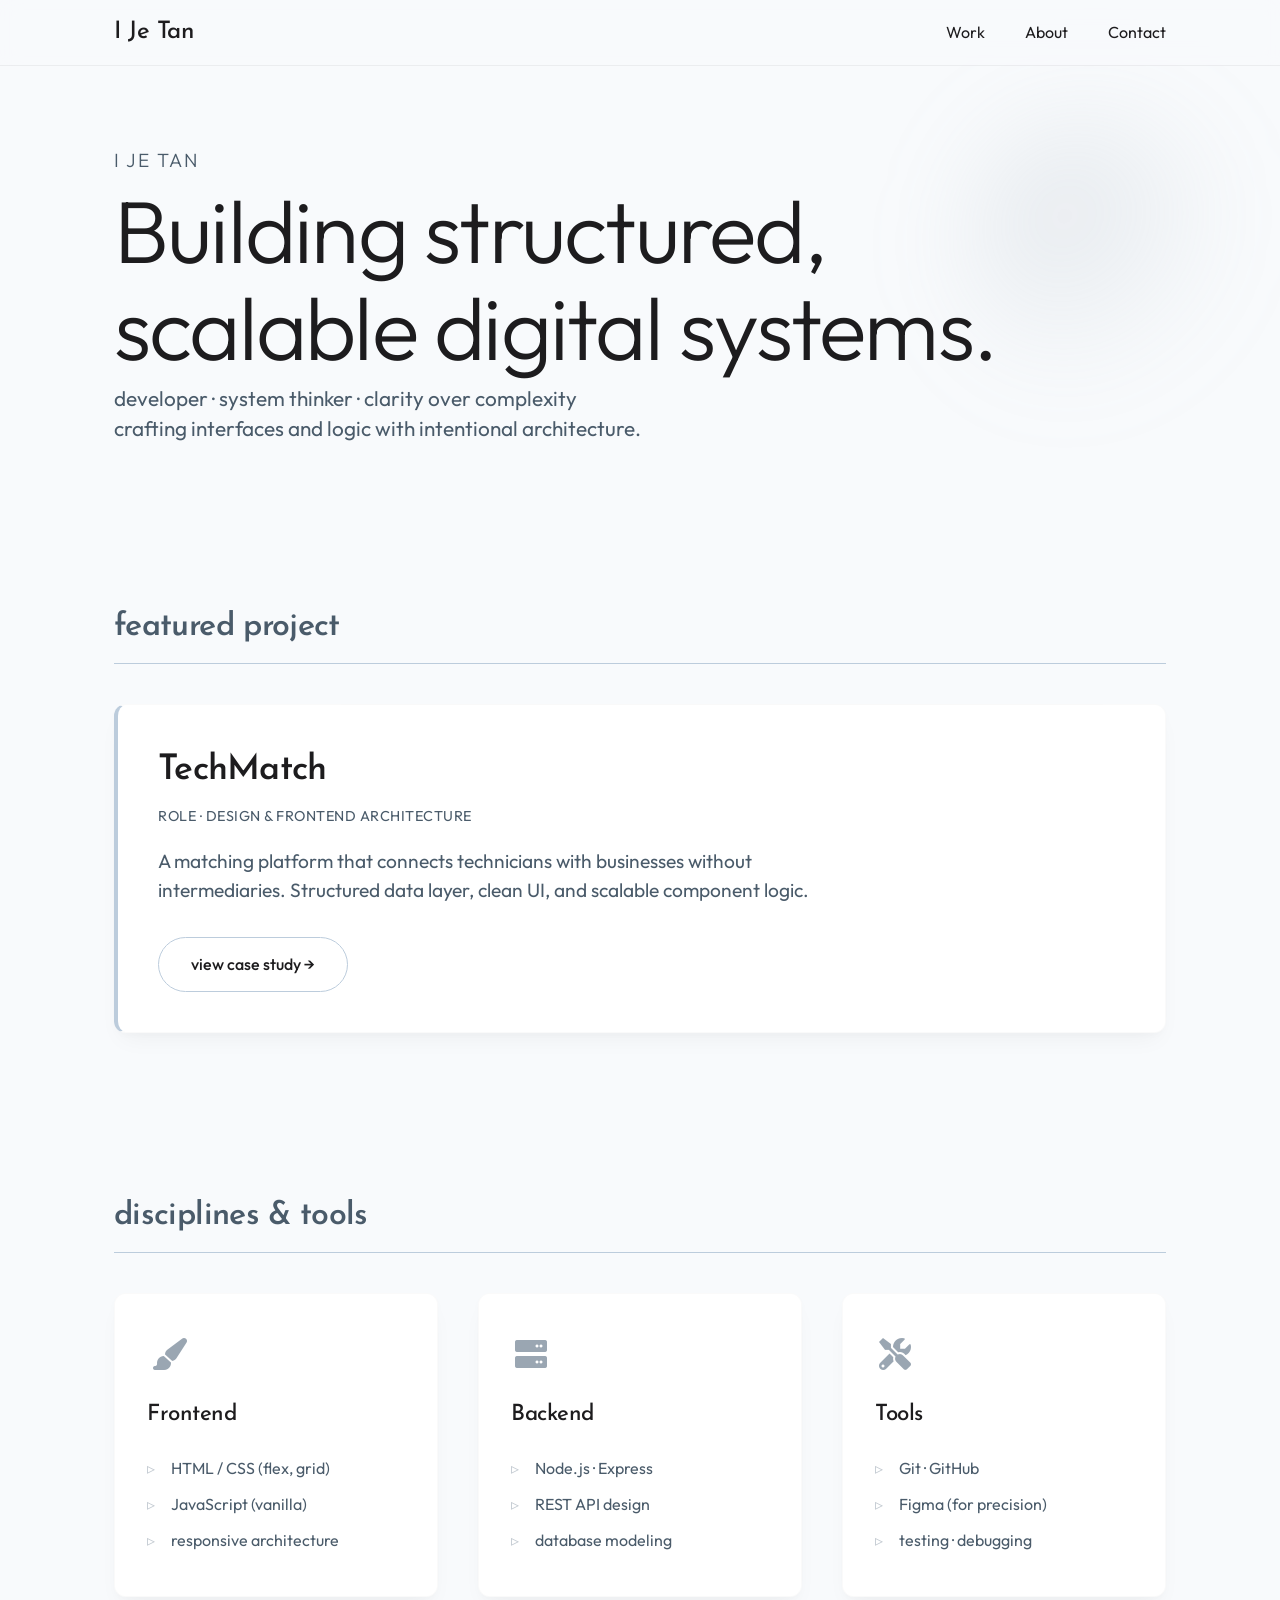
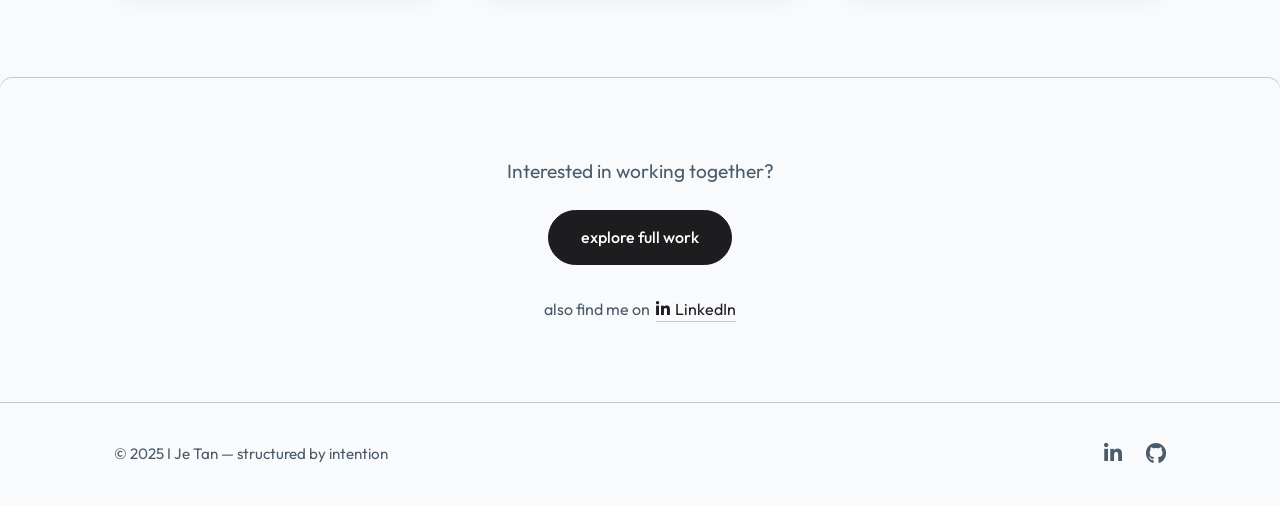
<file: index.html>
<!DOCTYPE html>
<html lang="en">
<head>
  <meta charset="UTF-8">
  <meta name="viewport" content="width=device-width, initial-scale=1.0">
  <title>I Je Tan · structured systems</title>
  <!-- style.css contains all base, layout, interactive enhancements, and responsive rules -->
  <link rel="stylesheet" href="css/style.css">
  <!-- Font Awesome for icons – clean and minimal -->
  <link rel="stylesheet" href="https://cdnjs.cloudflare.com/ajax/libs/font-awesome/6.0.0-beta3/css/all.min.css">
  <!-- small additions for hero eyebrow and featured card accent -->
  <style>
    .hero-eyebrow {
      font-size: 1.2rem;
      text-transform: uppercase;
      letter-spacing: 2px;
      color: var(--text-muted);
      margin-bottom: 0.5rem;
      font-weight: 300;
    }
    .featured-project-card {
      border-left: 4px solid var(--border-light);
    }
    .cta-intro {
      font-size: 1.2rem;
      color: var(--text-muted);
      margin-bottom: 1.5rem;
    }
  </style>
</head>
<body>
  <!-- fixed minimal navbar (will change on scroll) -->
  <header class="site-header" id="siteHeader">
    <div class="container nav-container">
      <div class="logo">
        <a href="index.html">I Je Tan</a>
      </div>
      <button class="mobile-nav-toggle" aria-label="menu" aria-expanded="false">
        <span></span><span></span><span></span>
      </button>
      <nav class="primary-nav">
        <ul>
          <li><a href="pages/projects.html">Work</a></li>
          <li><a href="pages/about.html">About</a></li>
          <li><a href="pages/contact.html">Contact</a></li>
        </ul>
      </nav>
    </div>
  </header>

  <main>
    <!-- HERO with subtle floating shape – staggered fade‑in -->
    <section class="hero section-padding">
      <div class="container hero-container">
        <div class="hero-text">
          <p class="hero-eyebrow fade-in">I Je Tan</p>
          <h1 class="hero-title fade-in delay-1">Building structured,<br>scalable digital systems.</h1>
          <p class="hero-statement fade-in delay-2">developer · system thinker · clarity over complexity<br>crafting interfaces and logic with intentional architecture.</p>
        </div>
        <!-- decorative shape (barely visible, adds depth) -->
        <div class="hero-shape" aria-hidden="true"></div>
      </div>
    </section>

    <!-- FEATURED PROJECT (with left accent border) -->
    <section class="featured-project section-padding fade-in">
      <div class="container">
        <h2 class="section-title">featured project</h2>
        <div class="project-card interactive-card featured-project-card">
          <h3 class="project-name">TechMatch</h3>
          <p class="project-role">role · design & frontend architecture</p>
          <p class="project-description">A matching platform that connects technicians with businesses without intermediaries. Structured data layer, clean UI, and scalable component logic.</p>
          <a href="pages/projects.html" class="button subtle-button arrow-button">view case study <span class="arrow-icon">→</span></a>
          <span class="card-underline"></span>
        </div>
      </div>
    </section>

    <!-- SKILLS OVERVIEW with hover-lift cards & icons -->
    <section class="skills section-padding fade-in">
      <div class="container">
        <h2 class="section-title">disciplines & tools</h2>
        <div class="skills-grid">
          <div class="skill-category interactive-card">
            <div class="skill-icon"><i class="fas fa-paint-brush"></i></div>
            <h3>frontend</h3>
            <ul>
              <li>HTML / CSS (flex, grid)</li>
              <li>JavaScript (vanilla)</li>
              <li>responsive architecture</li>
            </ul>
          </div>
          <div class="skill-category interactive-card">
            <div class="skill-icon"><i class="fas fa-server"></i></div>
            <h3>backend</h3>
            <ul>
              <li>Node.js · Express</li>
              <li>REST API design</li>
              <li>database modeling</li>
            </ul>
          </div>
          <div class="skill-category interactive-card">
            <div class="skill-icon"><i class="fas fa-tools"></i></div>
            <h3>tools</h3>
            <ul>
              <li>Git · GitHub</li>
              <li>Figma (for precision)</li>
              <li>testing · debugging</li>
            </ul>
          </div>
        </div>
      </div>
    </section>

    <!-- CTA with context line, pulse effect & inline social link -->
    <section class="cta-section section-padding fade-in">
      <div class="container">
        <p class="cta-intro">Interested in working together?</p>
        <a href="pages/projects.html" class="button primary-button pulse-glow">explore full work</a>
        <p class="footer-contact-note">also find me on 
          <a href="https://www.linkedin.com/in/i-je-tan-664013350/" target="_blank" rel="noopener noreferrer" class="inline-social">
            <i class="fab fa-linkedin-in"></i> LinkedIn
          </a>
        </p>
      </div>
    </section>
  </main>

  <!-- footer with social icons -->
  <footer class="site-footer">
    <div class="container footer-content">
      <p>© 2025 I Je Tan — structured by intention</p>
      <p class="footer-links">
        <a href="https://www.linkedin.com/in/i-je-tan-664013350/" target="_blank" rel="noopener noreferrer" class="social-link" aria-label="LinkedIn">
          <i class="fab fa-linkedin-in"></i>
        </a>
        <a href="https://github.com/UndoneLaundry" target="_blank" rel="noopener noreferrer" class="social-link" aria-label="GitHub">
          <i class="fab fa-github"></i>
        </a>
      </p>
    </div>
  </footer>

  <!-- main.js: mobile nav toggle, scroll animations, header scroll effect -->
  <script src="js/main.js"></script>
</body>
</html>
</file>
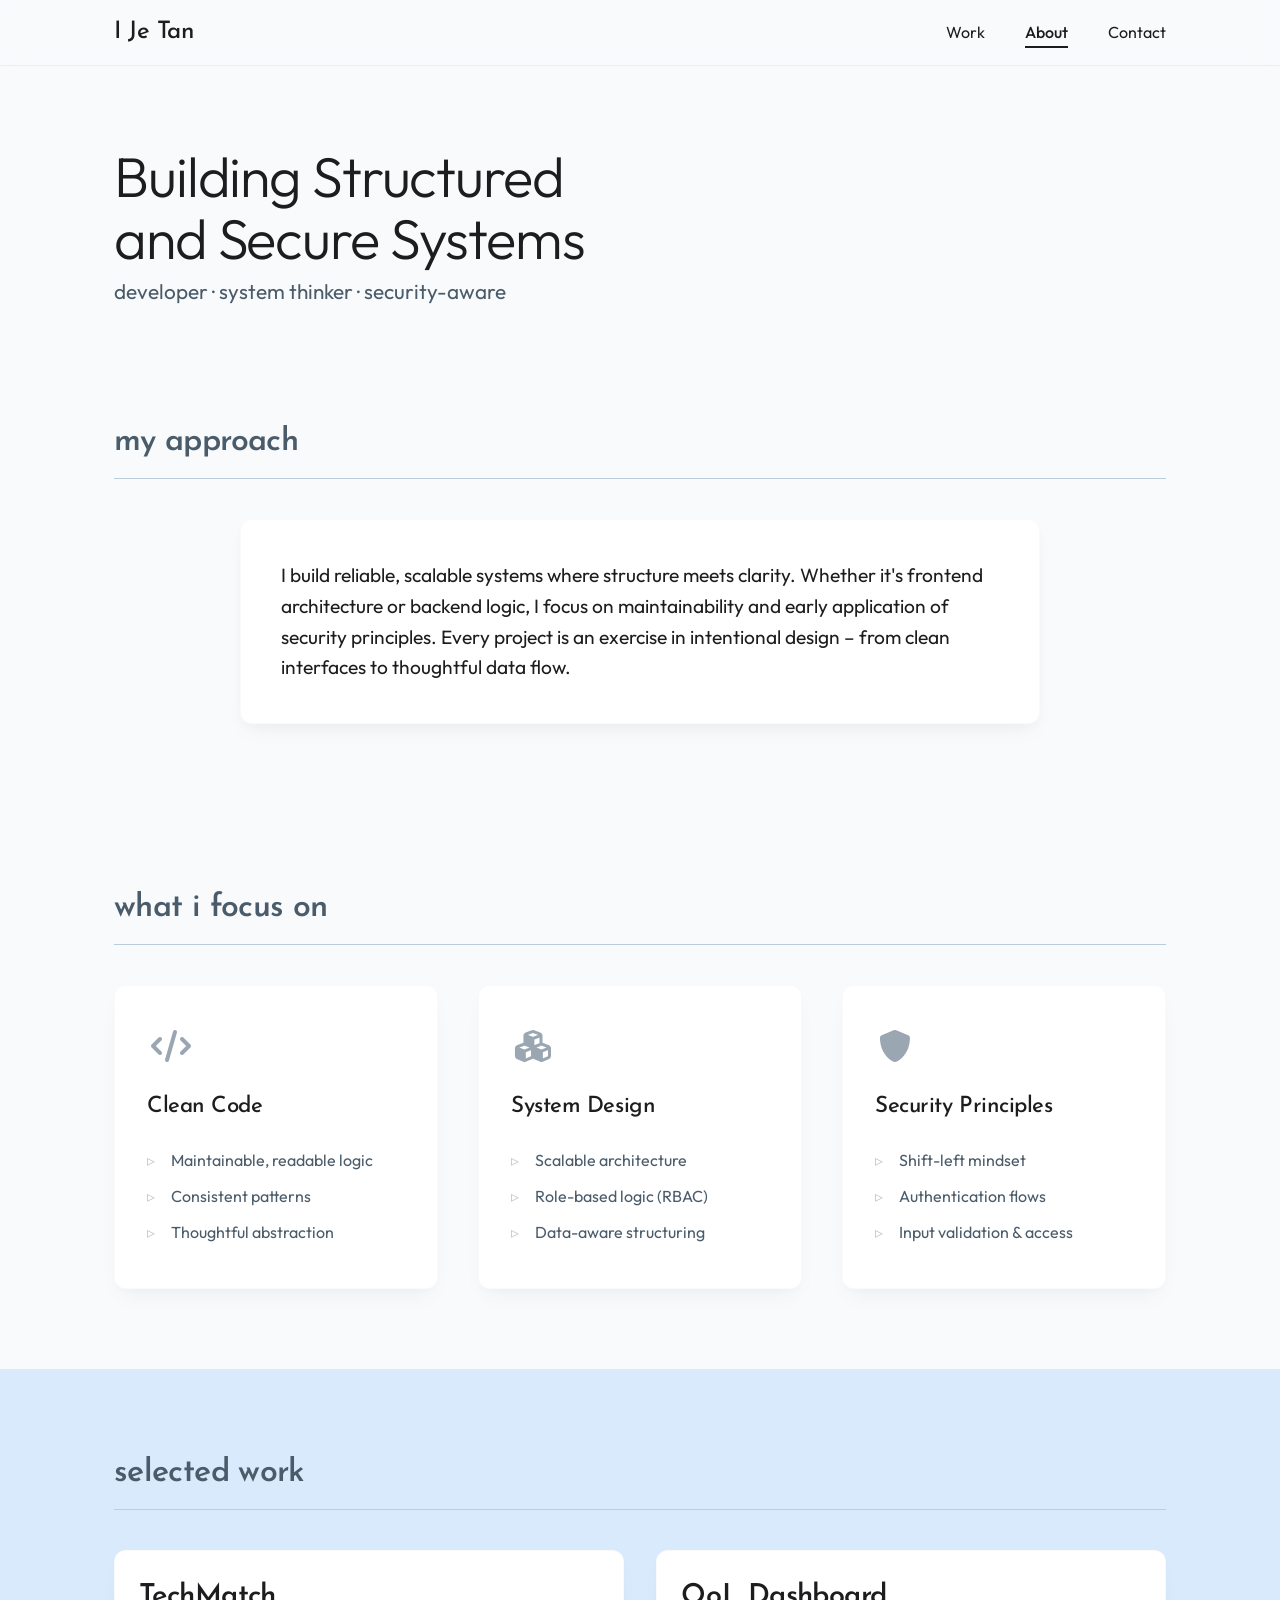
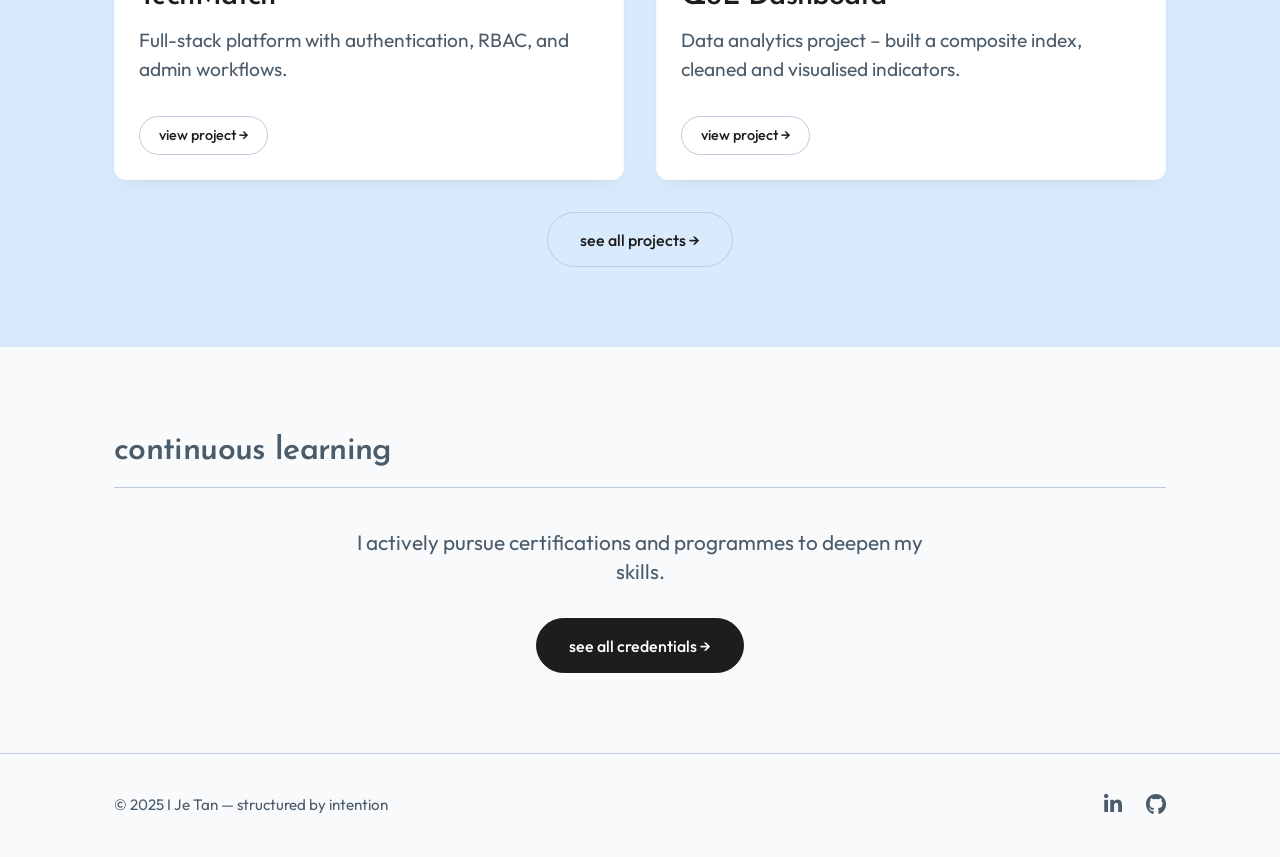
<file: pages/about.html>
<!DOCTYPE html>
<html lang="en">
<head>
  <meta charset="UTF-8">
  <meta name="viewport" content="width=device-width, initial-scale=1.0">
  <title>I Je Tan · about</title>
  <link rel="stylesheet" href="../css/style.css">
  <link rel="stylesheet" href="https://cdnjs.cloudflare.com/ajax/libs/font-awesome/6.0.0-beta3/css/all.min.css">

  <style>
    .page-hero-title {
      font-size: 3.5rem;
    }
    .hero-page {
      padding-bottom: 2rem;
    }
    .bg-soft {
      background: var(--soft-gray);
    }
    .card-centered {
      max-width: 800px;
      margin: 0 auto;
    }
    .approach-text {
      font-size: 1.2rem;
      color: var(--text);
      line-height: 1.6;
    }
    .project-name-sm {
      font-size: 1.8rem;
    }
    .project-links {
      margin-top: 1rem;
    }
    .learning-intro {
      text-align: center;
      max-width: 600px;
      margin: 0 auto 2rem;
    }
    /* Ensure project-links exists (will move to style.css later) */
    .project-links .button {
      padding: 0.5rem 1.2rem;
      font-size: 0.9rem;
    }
  </style>
</head>
<body>
  <header class="site-header" id="siteHeader">
    <div class="container nav-container">
      <div class="logo">
        <a href="../index.html">I Je Tan</a>
      </div>
      <button class="mobile-nav-toggle" aria-label="menu" aria-expanded="false">
        <span></span><span></span><span></span>
      </button>
            <nav class="primary-nav">
        <ul>
          <li><a href="projects.html">Work</a></li>
          <li><a href="about.html" class="active">About</a></li>
          <li><a href="contact.html">Contact</a></li>
        </ul>
      </nav>
    </div>
  </header>

  <main>
    <section class="hero section-padding hero-page">
      <div class="container">
        <h1 class="hero-title page-hero-title">Building Structured<br>and Secure Systems</h1>
        <p class="hero-statement">developer · system thinker · security-aware</p>
      </div>
    </section>

    <!-- Approach -->
    <section class="section-padding fade-in">
      <div class="container">
        <h2 class="section-title">my approach</h2>
        <div class="project-card card-centered">
          <p class="approach-text">
            I build reliable, scalable systems where structure meets clarity. 
            Whether it's frontend architecture or backend logic, I focus on 
            maintainability and early application of security principles. 
            Every project is an exercise in intentional design – from clean 
            interfaces to thoughtful data flow.
          </p>
        </div>
      </div>
    </section>

    <!-- What I Focus On (with staggered animation) -->
    <section class="section-padding">
      <div class="container">
        <h2 class="section-title">what i focus on</h2>
        <div class="skills-grid" style="grid-template-columns: repeat(auto-fit, minmax(240px, 1fr));">
          <div class="skill-category interactive-card fade-in delay-1">
            <div class="skill-icon"><i class="fas fa-code"></i></div>
            <h3>clean code</h3>
            <ul>
              <li>Maintainable, readable logic</li>
              <li>Consistent patterns</li>
              <li>Thoughtful abstraction</li>
            </ul>
          </div>
          <div class="skill-category interactive-card fade-in delay-2">
            <div class="skill-icon"><i class="fas fa-cubes"></i></div>
            <h3>system design</h3>
            <ul>
              <li>Scalable architecture</li>
              <li>Role-based logic (RBAC)</li>
              <li>Data-aware structuring</li>
            </ul>
          </div>
          <div class="skill-category interactive-card fade-in delay-3">
            <div class="skill-icon"><i class="fas fa-shield-alt"></i></div>
            <h3>security principles</h3>
            <ul>
              <li>Shift-left mindset</li>
              <li>Authentication flows</li>
              <li>Input validation & access</li>
            </ul>
          </div>
        </div>
      </div>
    </section>

    <!-- Selected Work (with links and proper grid) -->
    <section class="section-padding fade-in bg-soft">
      <div class="container">
        <h2 class="section-title">selected work</h2>
        <div class="projects-grid">
          <div class="project-card interactive-card">
            <h3 class="project-name project-name-sm">TechMatch</h3>
            <p class="project-description">
              Full-stack platform with authentication, RBAC, and admin workflows.
            </p>
            <div class="project-links">
              <a href="projects.html#techmatch" class="button subtle-button">view project →</a>
            </div>
          </div>
          <div class="project-card interactive-card">
            <h3 class="project-name project-name-sm">QoL Dashboard</h3>
            <p class="project-description">
              Data analytics project – built a composite index, cleaned and visualised indicators.
            </p>
            <div class="project-links">
              <a href="projects.html#qol" class="button subtle-button">view project →</a>
            </div>
          </div>
        </div>
        <div style="text-align: center; margin-top: 2rem;">
          <a href="projects.html" class="button subtle-button">see all projects →</a>
        </div>
      </div>
    </section>

    <!-- Continuous Learning – replaced with link to credentials -->
    <section class="section-padding fade-in">
      <div class="container">
        <h2 class="section-title">continuous learning</h2>
        <p class="hero-statement learning-intro">
          I actively pursue certifications and programmes to deepen my skills.
        </p>
        <div style="text-align: center;">
          <a href="projects.html#programmes" class="button primary-button pulse-glow">see all credentials →</a>
        </div>
      </div>
    </section>
  </main>

  <footer class="site-footer">
    <div class="container footer-content">
      <p>© 2025 I Je Tan — structured by intention</p>
      <p class="footer-links">
        <a href="https://www.linkedin.com/in/i-je-tan-664013350/" target="_blank" rel="noopener noreferrer" class="social-link" aria-label="LinkedIn">
          <i class="fab fa-linkedin-in"></i>
        </a>
        <a href="https://github.com/UndoneLaundry" target="_blank" rel="noopener noreferrer" class="social-link" aria-label="GitHub">
          <i class="fab fa-github"></i>
        </a>
      </p>
    </div>
  </footer>

  <script src="../js/main.js"></script>
</body>
</html>
</file>
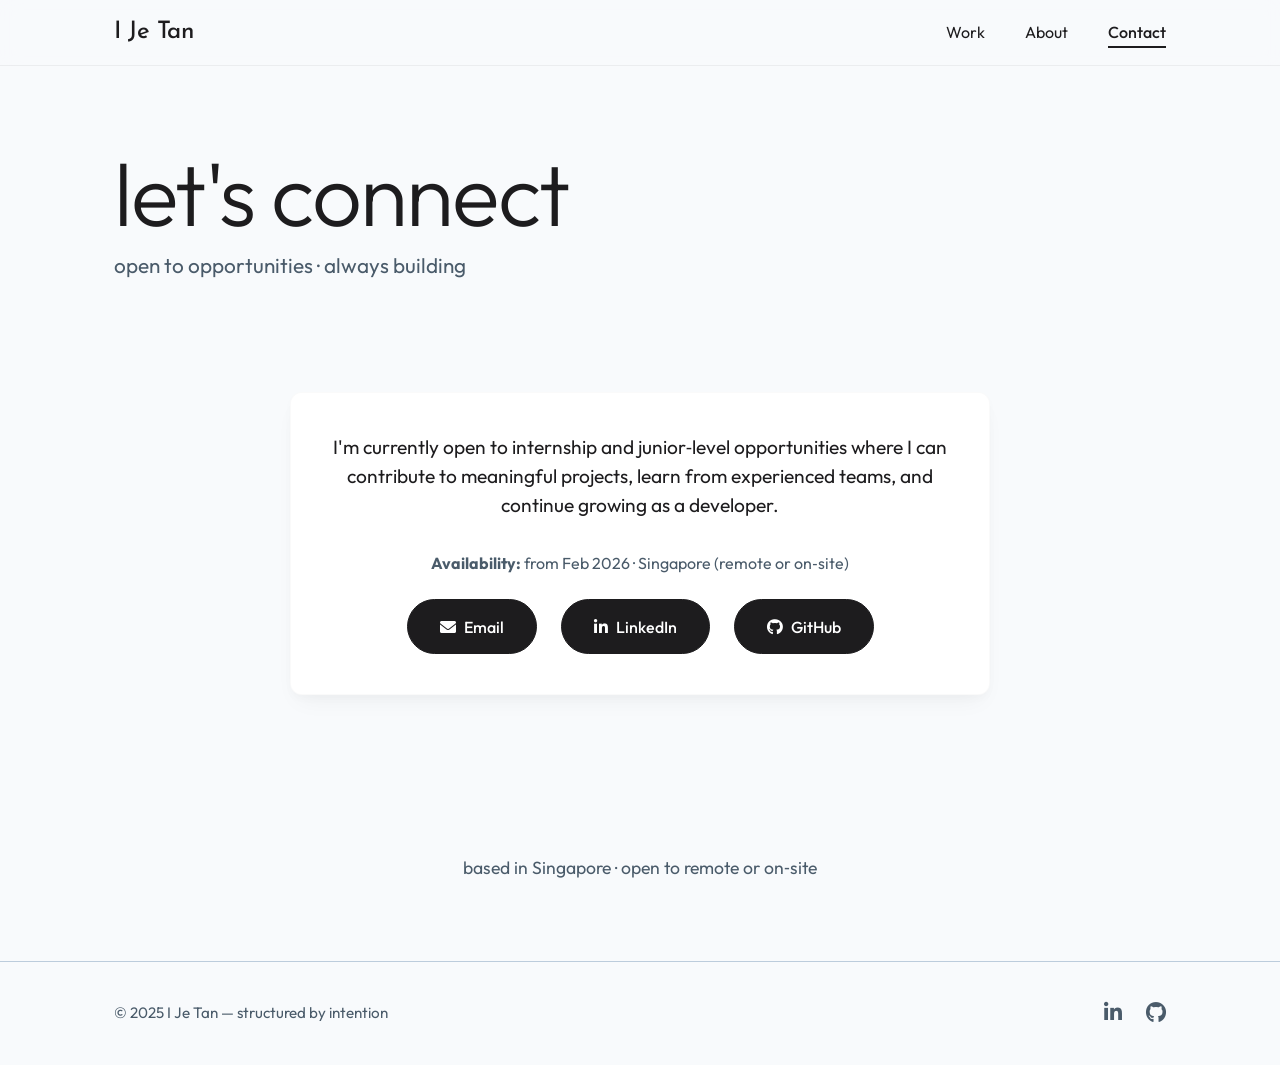
<file: pages/contact.html>
<!DOCTYPE html>
<html lang="en">
<head>
  <meta charset="UTF-8">
  <meta name="viewport" content="width=device-width, initial-scale=1.0">
  <title>I Je Tan · contact</title>
  <link rel="stylesheet" href="../css/style.css">
  <link rel="stylesheet" href="https://cdnjs.cloudflare.com/ajax/libs/font-awesome/6.0.0-beta3/css/all.min.css">
  <style>
  
    .hero-page {
      padding-bottom: 2rem;
    }
    .availability-note {
      text-align: center;
      color: var(--text-muted);
      font-size: 1.1rem;
    }
    .contact-card {
      max-width: 700px;
      margin: 0 auto;
      text-align: center;
    }
    .contact-intro {
      font-size: 1.2rem;
      margin-bottom: 2rem;
    }
    .button-group {
      display: flex;
      justify-content: center;
      gap: 1.5rem;
      flex-wrap: wrap;
    }
    .button-group .button {
      display: inline-flex;
      align-items: center;
    }
    .button-group .button i {
      margin-right: 0.5rem;
    }
  </style>
</head>
<body>
  <header class="site-header" id="siteHeader">
    <div class="container nav-container">
      <div class="logo">
        <a href="../index.html">I Je Tan</a>
      </div>
      <button class="mobile-nav-toggle" aria-label="menu" aria-expanded="false">
        <span></span><span></span><span></span>
      </button>
            <nav class="primary-nav">
        <ul>
          <li><a href="projects.html">Work</a></li>
          <li><a href="about.html">About</a></li>
          <li><a href="contact.html" class="active">Contact</a></li>
        </ul>
      </nav>
    </div>
  </header>

  <main>
    <section class="hero section-padding fade-in hero-page">
      <div class="container">
        <h1 class="hero-title page-hero-title">let's connect</h1>
        <p class="hero-statement">open to opportunities · always building</p>
      </div>
    </section>

    <!-- Intro with availability and email -->
    <section class="section-padding">
      <div class="container">
        <div class="project-card contact-card">
          <p class="contact-intro">
            I'm currently open to internship and junior‑level opportunities where I can contribute to meaningful projects, learn from experienced teams, and continue growing as a developer.
          </p>
          <p style="margin-bottom: 1.5rem; color: var(--text-muted);">
            <strong>Availability:</strong> from Feb 2026 · Singapore (remote or on‑site)
          </p>
          <div class="button-group">
            <a href="mailto:hu0afpbasidf@outlook.com" class="button primary-button fade-in delay-1">
              <i class="fas fa-envelope"></i> Email
            </a>
            <a href="https://www.linkedin.com/in/i-je-tan-664013350/" target="_blank" rel="noopener noreferrer" class="button primary-button fade-in delay-2">
              <i class="fab fa-linkedin-in"></i> LinkedIn
            </a>
            <a href="https://github.com/UndoneLaundry" target="_blank" rel="noopener noreferrer" class="button primary-button fade-in delay-3">
              <i class="fab fa-github"></i> GitHub
            </a>
          </div>
        </div>
      </div>
    </section>

    <!-- Availability note (redundant but kept for consistency) -->
    <section class="section-padding fade-in">
      <div class="container">
        <p class="availability-note">
          based in Singapore · open to remote or on‑site
        </p>
      </div>
    </section>
  </main>

  <footer class="site-footer">
    <div class="container footer-content">
      <p>© 2025 I Je Tan — structured by intention</p>
      <p class="footer-links">
        <a href="https://www.linkedin.com/in/i-je-tan-664013350/" target="_blank" rel="noopener noreferrer" class="social-link" aria-label="LinkedIn">
          <i class="fab fa-linkedin-in"></i>
        </a>
        <a href="https://github.com/UndoneLaundry" target="_blank" rel="noopener noreferrer" class="social-link" aria-label="GitHub">
          <i class="fab fa-github"></i>
        </a>
      </p>
    </div>
  </footer>

  <script src="../js/main.js"></script>
</body>
</html>
</file>
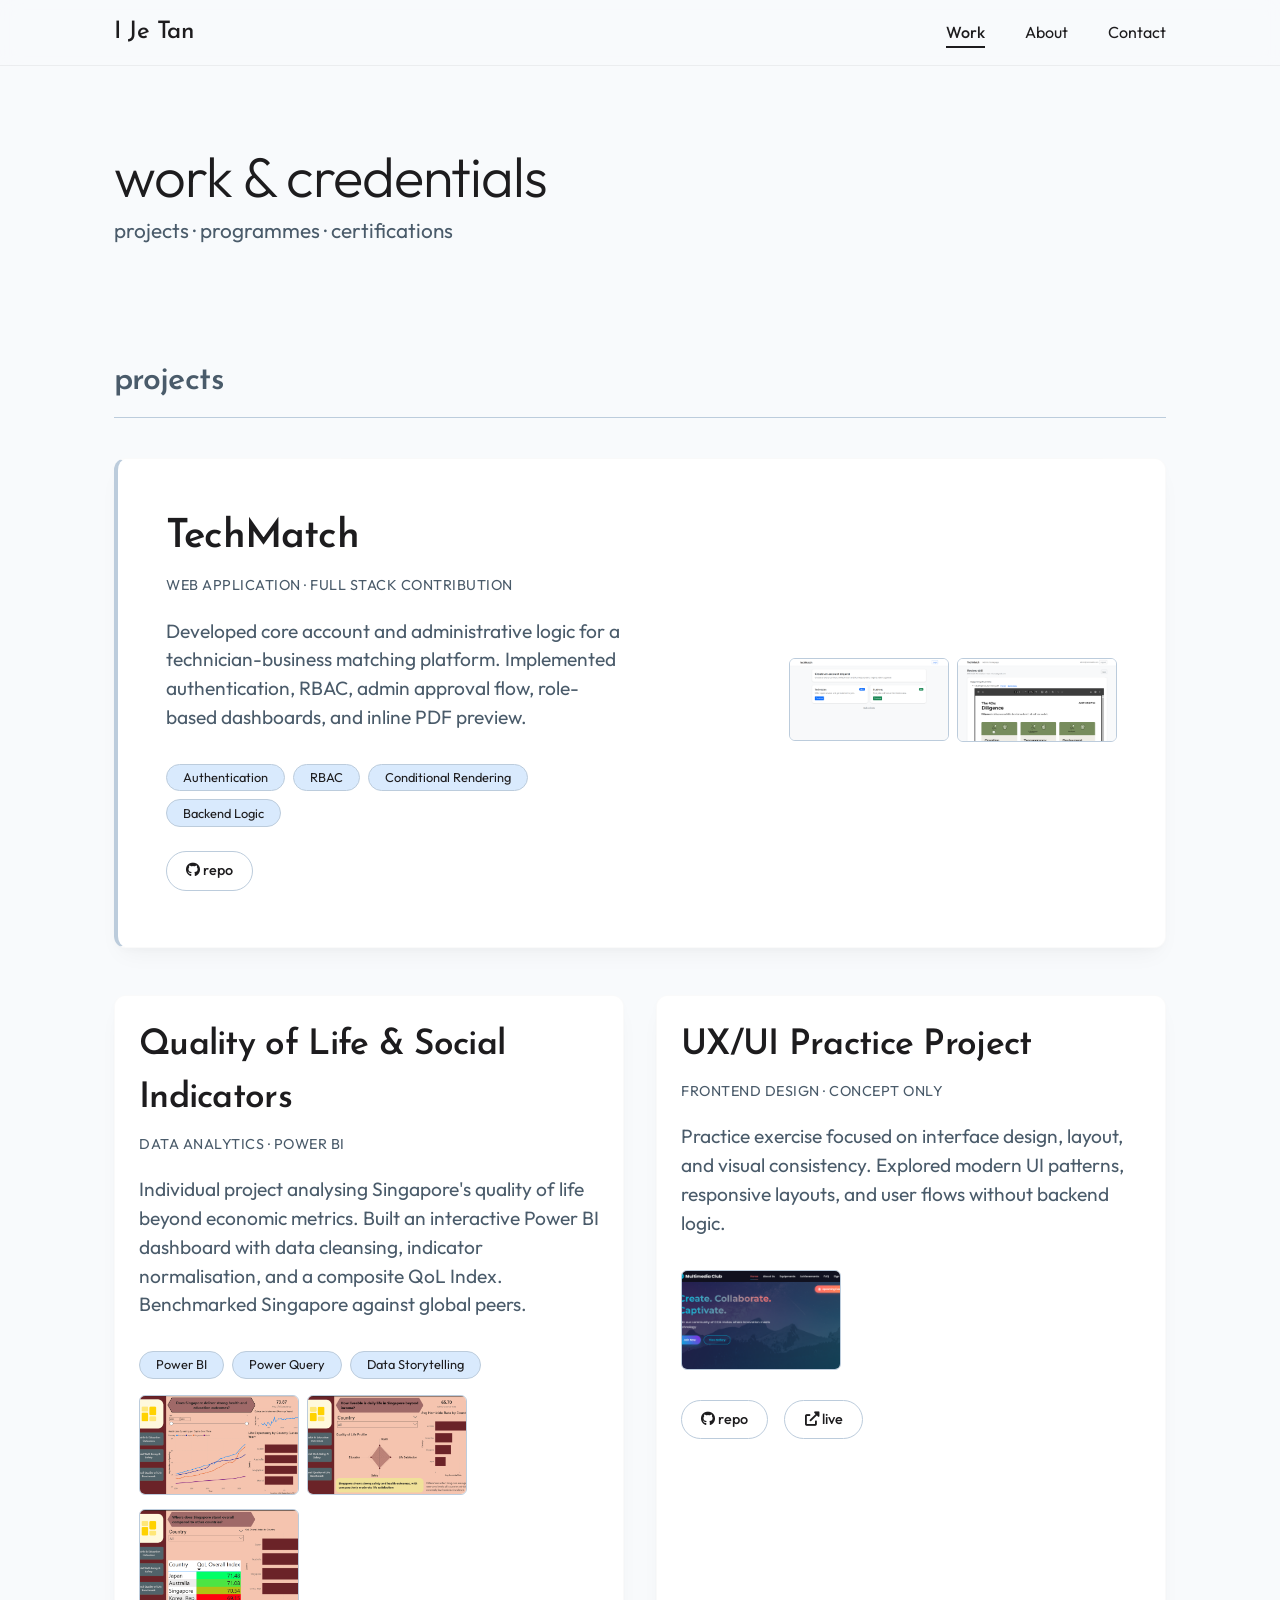
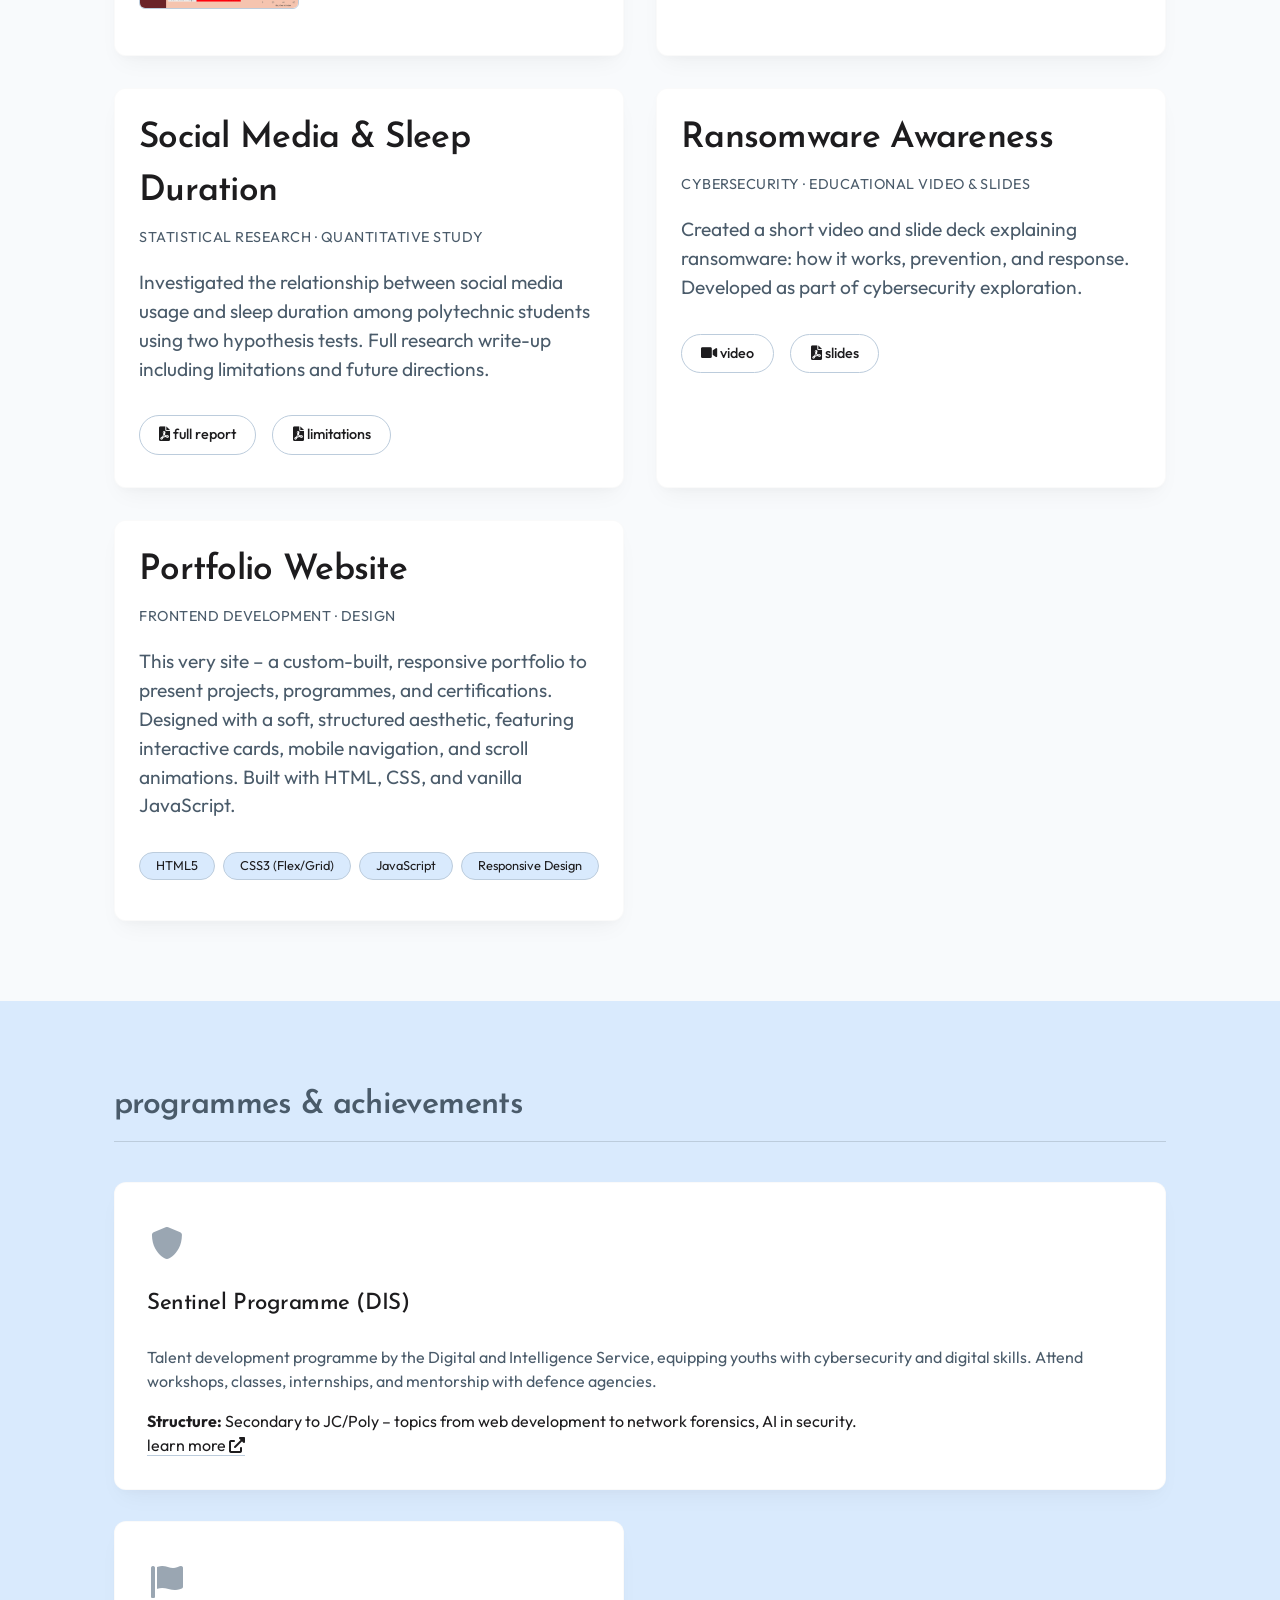
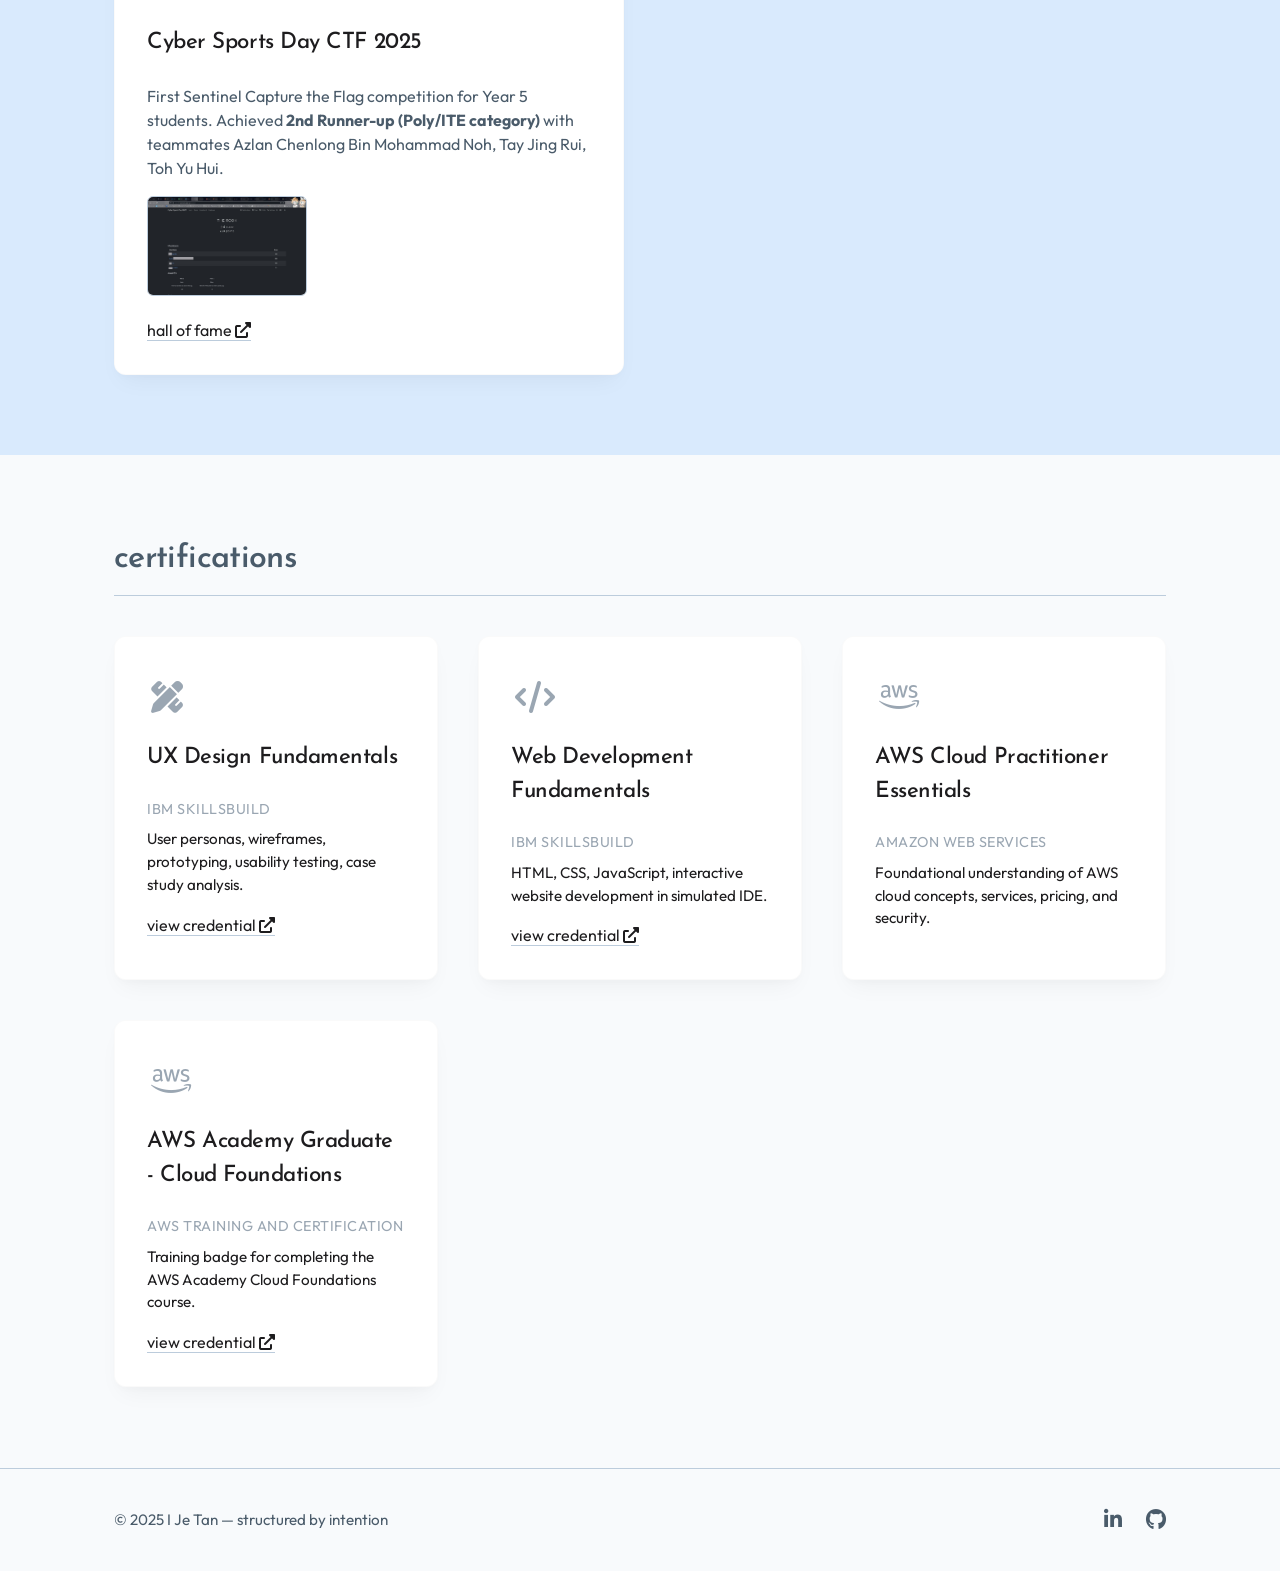
<file: pages/projects.html>
<!DOCTYPE html>
<html lang="en">
<head>
  <meta charset="UTF-8">
  <meta name="viewport" content="width=device-width, initial-scale=1.0">
  <title>I Je Tan · work & credentials</title>
  <link rel="stylesheet" href="../css/style.css">
  <link rel="stylesheet" href="https://cdnjs.cloudflare.com/ajax/libs/font-awesome/6.0.0-beta3/css/all.min.css">
  <style>
    .project-tech {
      display: flex;
      flex-wrap: wrap;
      gap: 0.5rem;
      margin: 1rem 0;
    }
    .tech-tag {
      background: var(--soft-gray);
      padding: 0.2rem 1rem;
      border-radius: 30px;
      font-size: 0.8rem;
      color: var(--text);
      border: 1px solid var(--border-light);
    }
    .project-images {
      display: flex;
      flex-wrap: wrap;
      gap: 0.5rem;
      margin: 1rem 0;
    }
    .project-thumb {
      width: 100%;
      max-width: 160px;
      height: 100px;
      object-fit: cover;
      border-radius: 6px;
      border: 1px solid var(--border-light);
      transition: transform 0.2s;
    }
    .project-thumb:hover {
      transform: scale(1.05);
      box-shadow: var(--hover-shadow);
    }
    .project-links {
      display: flex;
      gap: 1rem;
      margin: 1.5rem 0 0.5rem;
      flex-wrap: wrap;
    }
    .project-links .button {
      padding: 0.5rem 1.2rem;
      font-size: 0.9rem;
    }
    .programme-desc {
      margin: 1rem 0;
      color: var(--text-muted);
    }
    .inline-link {
      color: var(--text);
      text-decoration: none;
      border-bottom: 1px solid var(--border-light);
      transition: border-color 0.2s;
    }
    .inline-link:hover {
      border-color: var(--text);
    }
    .cert-issuer {
      font-size: 0.9rem;
      color: var(--accent);
      margin-bottom: 0.5rem;
      text-transform: uppercase;
      letter-spacing: 0.5px;
    }
    .cert-desc {
      font-size: 0.95rem;
      margin-bottom: 1rem;
    }
    .full-width {
      grid-column: 1 / -1;
    }
    .featured-project-card {
      border-left: 4px solid var(--border-light);
    }
    /* Certifications grid: three columns on large screens */
    .certs-grid {
      display: grid;
      grid-template-columns: repeat(3, 1fr);
      gap: 2.5rem;
    }
    @media (max-width: 768px) {
      .certs-grid {
        grid-template-columns: repeat(2, 1fr);
      }
    }
    @media (max-width: 480px) {
      .certs-grid {
        grid-template-columns: 1fr;
      }
    }
    /* Ensure programmes grid matches style.css */
    .programmes-grid {
      display: grid;
      grid-template-columns: repeat(2, 1fr);
      gap: 2rem;
    }
    @media (max-width: 640px) {
      .programmes-grid {
        grid-template-columns: 1fr;
      }
    }
  </style>
</head>
<body>
  <header class="site-header" id="siteHeader">
    <div class="container nav-container">
      <div class="logo">
        <a href="../index.html">I Je Tan</a>
      </div>
      <button class="mobile-nav-toggle" aria-label="menu" aria-expanded="false">
        <span></span><span></span><span></span>
      </button>
            <nav class="primary-nav">
        <ul>
          <li><a href="projects.html" class="active">Work</a></li>
          <li><a href="about.html">About</a></li>
          <li><a href="contact.html">Contact</a></li>
        </ul>
      </nav>
    </div>
  </header>

  <main>
    <section class="hero section-padding fade-in" style="padding-bottom: 2rem;">
      <div class="container">
        <h1 class="hero-title" style="font-size: 3.5rem;">work & credentials</h1>
        <p class="hero-statement">projects · programmes · certifications</p>
      </div>
    </section>

    <!-- PROJECTS -->
    <section class="section-padding fade-in">
      <div class="container">
        <h2 class="section-title">projects</h2>

        <!-- Featured project: TechMatch (60/40 layout) -->
        <div class="featured-project-wrapper">
          <div class="project-card featured-card interactive-card featured-project-card" id="techmatch">
            <div class="featured-card-content">
              <h3 class="project-name">TechMatch</h3>
              <p class="project-role">web application · full stack contribution</p>
              <p class="project-description">
                Developed core account and administrative logic for a technician-business matching platform.
                Implemented authentication, RBAC, admin approval flow, role-based dashboards, and inline PDF preview.
              </p>
              <div class="project-tech">
                <span class="tech-tag">Authentication</span>
                <span class="tech-tag">RBAC</span>
                <span class="tech-tag">Conditional Rendering</span>
                <span class="tech-tag">Backend Logic</span>
              </div>
              <div class="project-links">
                <a href="https://github.com/UndoneLaundry/techmatch" target="_blank" class="button subtle-button"><i class="fab fa-github"></i> repo</a>
              </div>
            </div>
            <div class="project-images featured-images">
              <a href="../assets/techmatch-registration.png" target="_blank"><img src="../assets/techmatch-registration.png" alt="TechMatch registration page" class="project-thumb"></a>
              <a href="../assets/techmatch-pdf-preview.png" target="_blank"><img src="../assets/techmatch-pdf-preview.png" alt="TechMatch PDF preview" class="project-thumb"></a>
            </div>
          </div>
        </div>

        <!-- Remaining projects in 2‑column grid -->
        <div class="projects-grid">
          <!-- QoL Power BI -->
         <div class="project-card interactive-card" id="qol">
            <h3 class="project-name">Quality of Life & Social Indicators</h3>
            <p class="project-role">data analytics · Power BI</p>
            <p class="project-description">
              Individual project analysing Singapore's quality of life beyond economic metrics. Built an interactive Power BI dashboard with data cleansing, indicator normalisation, and a composite QoL Index. Benchmarked Singapore against global peers.
            </p>
            <div class="project-tech">
              <span class="tech-tag">Power BI</span>
              <span class="tech-tag">Power Query</span>
              <span class="tech-tag">Data Storytelling</span>
            </div>
            <div class="project-images">
              <a href="../assets/qol-dashboard-overview.png" target="_blank"><img src="../assets/qol-dashboard-overview.png" alt="QoL dashboard overview" class="project-thumb"></a>
              <a href="../assets/qol-indicators.png" target="_blank"><img src="../assets/qol-indicators.png" alt="QoL indicators" class="project-thumb"></a>
              <a href="../assets/qol-benchmarking.png" target="_blank"><img src="../assets/qol-benchmarking.png" alt="QoL benchmarking" class="project-thumb"></a>
            </div>
          </div>

          <!-- UX/UI Practice -->
          <div class="project-card interactive-card">
            <h3 class="project-name">UX/UI Practice Project</h3>
            <p class="project-role">frontend design · concept only</p>
            <p class="project-description">
              Practice exercise focused on interface design, layout, and visual consistency. Explored modern UI patterns, responsive layouts, and user flows without backend logic.
            </p>
            <div class="project-images">
              <a href="../assets/uxui-cover.png" target="_blank"><img src="../assets/uxui-cover.png" alt="UX/UI cover page" class="project-thumb"></a>
            </div>
            <div class="project-links">
              <a href="https://github.com/UndoneLaundry/UXUI-Project-Y1-S1" target="_blank" class="button subtle-button"><i class="fab fa-github"></i> repo</a>
              <a href="https://undonelaundry.github.io/UXUI-Project-Y1-S1/" target="_blank" class="button subtle-button"><i class="fas fa-external-link-alt"></i> live</a>
            </div>
          </div>

          <!-- Statistical Research -->
          <div class="project-card interactive-card">
            <h3 class="project-name">Social Media & Sleep Duration</h3>
            <p class="project-role">statistical research · quantitative study</p>
            <p class="project-description">
              Investigated the relationship between social media usage and sleep duration among polytechnic students using two hypothesis tests. Full research write-up including limitations and future directions.
            </p>
            <div class="project-links">
              <a href="../assets/research-report.pdf" target="_blank" class="button subtle-button"><i class="fas fa-file-pdf"></i> full report</a>
              <a href="../assets/research-limitations.pdf" target="_blank" class="button subtle-button"><i class="fas fa-file-pdf"></i> limitations</a>
            </div>
          </div>

          <!-- Cybersecurity Ransomware -->
          <div class="project-card interactive-card">
            <h3 class="project-name">Ransomware Awareness</h3>
            <p class="project-role">cybersecurity · educational video & slides</p>
            <p class="project-description">
              Created a short video and slide deck explaining ransomware: how it works, prevention, and response. Developed as part of cybersecurity exploration.
            </p>
            <div class="project-links">
              <a href="https://drive.google.com/file/d/1kupQPkC_6M0XCb-3RIqWbAdFjjSX1xF9/view?usp=sharing/preview" target="_blank" class="button subtle-button"><i class="fas fa-video"></i> video</a>
              <a href="https://drive.google.com/file/d/1_i_njFYynUIwD4n-NdEaMVY5CzdKRlkN/view?usp=sharing/preview" target="_blank" class="button subtle-button"><i class="fas fa-file-pdf"></i> slides</a>
            </div>
          </div>

          <!-- Portfolio Website (this site) -->
          <div class="project-card interactive-card">
            <h3 class="project-name">Portfolio Website</h3>
            <p class="project-role">frontend development · design</p>
            <p class="project-description">
              This very site – a custom-built, responsive portfolio to present projects, programmes, and certifications. Designed with a soft, structured aesthetic, featuring interactive cards, mobile navigation, and scroll animations. Built with HTML, CSS, and vanilla JavaScript.
            </p>
            <div class="project-tech">
              <span class="tech-tag">HTML5</span>
              <span class="tech-tag">CSS3 (Flex/Grid)</span>
              <span class="tech-tag">JavaScript</span>
              <span class="tech-tag">Responsive Design</span>
            </div>
          </div>
        </div>
      </div>
    </section>

    <!-- PROGRAMMES -->
    <section id="programmes" class="section-padding fade-in" style="background: var(--soft-gray);">
      <div class="container">
        <h2 class="section-title">programmes & achievements</h2>
        <div class="programmes-grid">

          <!-- Sentinel Programme (full width) -->
          <div class="skill-category interactive-card full-width">
            <div class="skill-icon"><i class="fas fa-shield-alt"></i></div>
            <h3>Sentinel Programme (DIS)</h3>
            <p class="programme-desc">
              Talent development programme by the Digital and Intelligence Service, equipping youths with cybersecurity and digital skills. Attend workshops, classes, internships, and mentorship with defence agencies.
            </p>
            <p><strong>Structure:</strong> Secondary to JC/Poly – topics from web development to network forensics, AI in security.</p>
            <p><a href="https://www.dis.gov.sg/sentinel-programme/" target="_blank" class="inline-link">learn more <i class="fas fa-external-link-alt"></i></a></p>
          </div>

          <!-- Cyber Sports Day CTF -->
          <div class="skill-category interactive-card">
            <div class="skill-icon"><i class="fas fa-flag"></i></div>
            <h3>Cyber Sports Day CTF 2025</h3>
            <p class="programme-desc">
              First Sentinel Capture the Flag competition for Year 5 students. Achieved <strong>2nd Runner-up (Poly/ITE category)</strong> with teammates Azlan Chenlong Bin Mohammad Noh, Tay Jing Rui, Toh Yu Hui.
            </p>
            <div class="project-images">
              <a href="../assets/cyber-sports-day-2nd-runner-up.jpg" target="_blank"><img src="../assets/cyber-sports-day-2nd-runner-up.jpg" alt="Cyber Sports Day 2nd Runner Up certificate/photo" class="project-thumb"></a>
            </div>
            <p><a href="https://www.dis.gov.sg/sentinel-programme/hall-of-fame/#d2edf94ed425b3a6cf0a64f79916a2fe" target="_blank" class="inline-link">hall of fame <i class="fas fa-external-link-alt"></i></a></p>
          </div>
        </div>
      </div>
    </section>

    <!-- CERTIFICATIONS -->
    <section id="certifications" class="section-padding fade-in">
      <div class="container">
        <h2 class="section-title">certifications</h2>
        <div class="certs-grid">

          <!-- IBM UX Design -->
          <div class="skill-category interactive-card">
            <div class="skill-icon"><i class="fas fa-pencil-ruler"></i></div>
            <h3>UX Design Fundamentals</h3>
            <p class="cert-issuer">IBM SkillsBuild</p>
            <p class="cert-desc">User personas, wireframes, prototyping, usability testing, case study analysis.</p>
            <p><a href="https://www.credly.com/badges/f525b334-cdba-4f90-a1a3-0f30c2fc93a5/linked_in_profile" target="_blank" class="inline-link">view credential <i class="fas fa-external-link-alt"></i></a></p>
          </div>

          <!-- IBM Web Dev -->
          <div class="skill-category interactive-card">
            <div class="skill-icon"><i class="fas fa-code"></i></div>
            <h3>Web Development Fundamentals</h3>
            <p class="cert-issuer">IBM SkillsBuild</p>
            <p class="cert-desc">HTML, CSS, JavaScript, interactive website development in simulated IDE.</p>
            <p><a href="https://www.credly.com/badges/cd83102c-6550-47be-b5c3-f30fd322b0cd/linked_in_profile" target="_blank" class="inline-link">view credential <i class="fas fa-external-link-alt"></i></a></p>
          </div>

          <!-- AWS Cloud Practitioner Essentials -->
          <div class="skill-category interactive-card">
            <div class="skill-icon"><i class="fab fa-aws"></i></div>
            <h3>AWS Cloud Practitioner Essentials</h3>
            <p class="cert-issuer">Amazon Web Services</p>
            <p class="cert-desc">Foundational understanding of AWS cloud concepts, services, pricing, and security.</p>
          </div>

          <!-- AWS Academy Cloud Foundations -->
          <div class="skill-category interactive-card">
            <div class="skill-icon"><i class="fab fa-aws"></i></div>
            <h3>AWS Academy Graduate - Cloud Foundations</h3>
            <p class="cert-issuer">AWS Training and Certification</p>
            <p class="cert-desc">Training badge for completing the AWS Academy Cloud Foundations course.</p>
            <p><a href="https://www.credly.com/badges/51667283-7613-48c1-99a2-b7a99ad4d96f/linked_in_profile" target="_blank" class="inline-link">view credential <i class="fas fa-external-link-alt"></i></a></p>
          </div>
        </div>
      </div>
    </section>
  </main>

  <footer class="site-footer">
    <div class="container footer-content">
      <p>© 2025 I Je Tan — structured by intention</p>
      <p class="footer-links">
        <a href="https://www.linkedin.com/in/i-je-tan-664013350/" target="_blank" rel="noopener noreferrer" class="social-link" aria-label="LinkedIn">
          <i class="fab fa-linkedin-in"></i>
        </a>
        <a href="https://github.com/UndoneLaundry" target="_blank" rel="noopener noreferrer" class="social-link" aria-label="GitHub">
          <i class="fab fa-github"></i>
        </a>
      </p>
    </div>
  </footer>

  <script src="../js/main.js"></script>
</body>
</html>
</file>
<file: css/style.css>
@import url('https://fonts.googleapis.com/css2?family=Outfit:wght@300;400;500&family=Josefin+Sans:wght@600;700&display=swap');

/* style.css — base, layout, interactive components, responsive */
/* ---------- RESET & VARIABLES (softer, warmer palette) ---------- */
* {
  margin: 0;
  padding: 0;
  box-sizing: border-box;
}

:root {
  --bg: #F8FAFC;          /* soft off-white with a hint of blue */
  --text: #1d1c1e;        /* almost charcoal (keep for contrast) */
  --soft-gray: #D9EAFD;   /* light blue-gray */
  --accent: #9AA6B2;       /* medium gray-blue – for decorative use only */
  --text-muted: #4A5B6A;   /* darker gray-blue for body text (WCAG AA compliant) */
  --border-light: #BCCCDC; /* soft blue-gray for borders */
  --card-bg: #FFFFFF;      /* pure white for cards (pops against soft bg) */
  --card-shadow: 0 12px 24px -8px rgba(0,0,0,0.05), 0 4px 8px rgba(0,0,0,0.02);
  --hover-shadow: 0 20px 32px -12px rgba(0,0,0,0.08);
  --font-sans: 'Outfit', -apple-system, BlinkMacSystemFont, 'Segoe UI', Roboto, Helvetica, Arial, sans-serif;
  --font-heading: 'Josefin Sans', -apple-system, BlinkMacSystemFont, 'Segoe UI', Roboto, Helvetica, Arial, sans-serif;
  --font-weight-light: 300;
  --font-weight-regular: 400;
  --font-weight-medium: 500;
  --container-width: 1100px;
  --border-radius: 12px;
  --transition: all 0.2s ease;
}

body {
  background-color: var(--bg);
  color: var(--text);
  font-family: var(--font-sans);
  line-height: 1.5;
  -webkit-font-smoothing: antialiased;
}

/* ---------- CONTAINER & LAYOUT ---------- */
.container {
  max-width: var(--container-width);
  margin: 0 auto;
  padding: 0 24px;
}

.section-padding {
  padding: 5rem 0;
}

@media (max-width: 640px) {
  .section-padding {
    padding: 3rem 0;
  }
}

/* Offset fixed header – this is a no‑JS fallback; main.js overrides it dynamically */
main {
  padding-top: 70px;
}

/* ---------- TYPOGRAPHY ---------- */
h1, h2, h3, h4 {
  font-weight: var(--font-weight-medium);
  letter-spacing: -0.02em;
}

h1, h2, h3, .section-title, .project-name {
  font-family: var(--font-heading);
  font-weight: 600;
}

.hero-title {
  font-size: clamp(3.5rem, 12vw, 5.5rem);
  font-weight: var(--font-weight-light);
  line-height: 1.1;
  margin-bottom: 0.5rem;
  color: var(--text);
  font-family: var(--font-sans); /* keep hero light and sans */
}

.hero-tagline {
  font-size: 1.8rem;
  font-weight: var(--font-weight-regular);
  color: var(--text-muted);
  margin-bottom: 1rem;
  max-width: 800px;
}

.hero-statement {
  font-size: 1.3rem;
  color: var(--text-muted);
  max-width: 700px;
  line-height: 1.4;
}

.section-title {
  font-size: 2rem;
  font-weight: 600;
  color: var(--text-muted);
  margin-bottom: 2.5rem;
  border-bottom: 1px solid var(--border-light);
  padding-bottom: 0.75rem;
}

/* ---------- NAVIGATION (with scroll effect) ---------- */
.site-header {
  position: fixed;
  top: 0;
  left: 0;
  width: 100%;
  background: rgba(248,250,252,0.85);
  backdrop-filter: blur(10px);
  -webkit-backdrop-filter: blur(10px);
  border-bottom: 1px solid rgba(0,0,0,0.05);
  z-index: 100;
  padding: 0.9rem 0;
  transition: background 0.3s ease, box-shadow 0.3s ease;
}

.site-header.scrolled {
  background: rgba(248,250,252,0.98);
  box-shadow: 0 4px 20px rgba(0,0,0,0.03);
  border-bottom-color: rgba(0,0,0,0.08);
}

.nav-container {
  display: flex;
  align-items: center;
  justify-content: space-between;
}

.logo a {
  font-size: 1.5rem;
  font-weight: var(--font-weight-medium);
  text-decoration: none;
  color: var(--text);
  letter-spacing: -0.02em;
  font-family: var(--font-heading);
}

.primary-nav {
  display: flex;
}

.primary-nav ul {
  display: flex;
  gap: 2.5rem;
  list-style: none;
}

.primary-nav a {
  text-decoration: none;
  color: var(--text);
  font-size: 1rem;
  font-weight: var(--font-weight-regular);
  transition: color 0.2s;
  position: relative;
  padding: 0.25rem 0;
}

.primary-nav a::after {
  content: '';
  position: absolute;
  bottom: -2px;
  left: 0;
  width: 0;
  height: 1px;
  background: var(--accent);
  transition: width 0.2s ease;
}

.primary-nav a:hover::after {
  width: 100%;
}

.primary-nav a.active {
  font-weight: var(--font-weight-medium);
}

.primary-nav a.active::after {
  width: 100%;
  background: var(--text);
  height: 2px;
}

.primary-nav a:hover {
  color: var(--text);
}

.mobile-nav-toggle {
  display: none;
  background: none;
  border: none;
  cursor: pointer;
  padding: 0.5rem;
  position: relative;
  z-index: 10000;
}

.mobile-nav-toggle span {
  display: block;
  width: 22px;
  height: 2px;
  background: var(--text);
  margin: 5px 0;
  transition: var(--transition);
  border-radius: 2px;
  transform-origin: center;
}

/* ---------- INTERACTIVE COMPONENTS ---------- */
.hero-container {
  position: relative;
}

.hero-shape {
  position: absolute;
  top: -10%;
  right: -5%;
  width: 280px;
  height: 280px;
  background: radial-gradient(circle at 30% 30%, rgba(154,166,178,0.2), transparent 70%);
  border-radius: 50%;
  filter: blur(50px);
  z-index: -1;
  pointer-events: none;
}

.interactive-card {
  transition: transform 0.25s ease, box-shadow 0.3s ease;
  will-change: transform;
  position: relative;
  overflow: hidden;
  cursor: pointer;
}

.interactive-card:hover {
  transform: translateY(-3px);
  box-shadow: var(--hover-shadow);
}

/* Featured card gets stronger lift – explicit selector */
.project-card.featured-card:hover {
  transform: translateY(-6px) scale(1.01);
}

.project-card {
  background: var(--card-bg);
  padding: 2.5rem;
  border-radius: var(--border-radius);
  box-shadow: var(--card-shadow);
  border: 1px solid rgba(0,0,0,0.02);
  position: relative;
  scroll-margin-top: 80px; /* offset for fixed header when jumping to anchor */
}

.card-icon {
  font-size: 2rem;
  color: var(--accent);
  margin-bottom: 1rem;
  transition: transform 0.2s;
}

.project-card:hover .card-icon {
  transform: scale(1.1);
  color: var(--text);
}

.card-underline {
  position: absolute;
  bottom: 0;
  left: 0;
  width: 0%;
  height: 2px;
  background: var(--accent);
  transition: width 0.3s ease;
  opacity: 0.4;
}

.project-card:hover .card-underline {
  width: 100%;
}

.project-name {
  font-size: 2.2rem;
  margin-bottom: 0.5rem;
}

.project-role {
  color: var(--text-muted);
  text-transform: uppercase;
  font-size: 0.9rem;
  letter-spacing: 0.5px;
  margin-bottom: 1.25rem;
}

.project-description {
  font-size: 1.2rem;
  max-width: 700px;
  margin-bottom: 2rem;
  color: var(--text-muted);
}

.arrow-button {
  display: inline-flex;
  align-items: center;
  gap: 0.5rem;
}

.arrow-icon {
  transition: transform 0.2s ease;
}

.arrow-button:hover .arrow-icon {
  transform: translateX(5px);
}

.skill-category {
  background: var(--card-bg);
  padding: 2rem;
  border-radius: var(--border-radius);
  box-shadow: var(--card-shadow);
  border: 1px solid rgba(0,0,0,0.02);
  transition: var(--transition);
}

.skill-icon {
  font-size: 2rem;
  color: var(--accent);
  margin-bottom: 1rem;
  transition: transform 0.2s, color 0.2s;
  display: inline-block; /* needed for transform to apply correctly */
  padding: 4px;           /* gives breathing room so scale doesn't clip */
}

.skill-category:hover .skill-icon {
  transform: scale(1.1);
  color: var(--text);
}

.skill-category h3 {
  font-size: 1.4rem;
  font-weight: var(--font-weight-medium);
  margin-bottom: 1.5rem;
  color: var(--text);
  text-transform: capitalize;
}

.skill-category ul {
  list-style: none;
}

.skill-category li {
  margin-bottom: 0.75rem;
  color: var(--text-muted);
  font-weight: var(--font-weight-regular);
  position: relative;
  padding-left: 1.5rem;
  transition: padding-left 0.2s ease;
}

.skill-category li::before {
  content: "▹";
  position: absolute;
  left: 0;
  color: var(--accent);
  opacity: 0.6;
  font-size: 1rem;
  transition: transform 0.2s ease;
}

.skill-category li:hover::before {
  transform: translateX(3px);
}

.skills-grid {
  display: grid;
  grid-template-columns: repeat(auto-fit, minmax(250px, 1fr));
  gap: 2.5rem;
}

.button {
  display: inline-block;
  padding: 0.9rem 2rem;
  border-radius: 40px;
  text-decoration: none;
  font-weight: var(--font-weight-medium);
  transition: var(--transition);
  border: 1px solid transparent;
}

.primary-button {
  background: var(--text);
  color: white;
  border: 1px solid var(--text);
}

.primary-button:hover {
  background: transparent;
  color: var(--text);
  border-color: var(--text);
}

.subtle-button {
  background: transparent;
  color: var(--text);
  border: 1px solid var(--border-light);
}

.subtle-button:hover {
  background: var(--soft-gray);
  border-color: var(--accent);
}

.pulse-glow {
  position: relative;
  z-index: 1;
}

.pulse-glow::after {
  content: '';
  position: absolute;
  top: 0;
  left: 0;
  width: 100%;
  height: 100%;
  border-radius: 40px;
  background: var(--text);
  z-index: -1;
  transition: opacity 0.3s;
  opacity: 0;
}

.pulse-glow:hover::after {
  opacity: 0.1;
  filter: blur(8px);
}

.cta-section {
  text-align: center;
  background: var(--bg);
  border-radius: var(--border-radius) var(--border-radius) 0 0;
  box-shadow: inset 0 1px 0 var(--border-light);
}

.footer-contact-note {
  margin-top: 2rem;
  color: var(--text-muted);
  display: flex;
  align-items: center;
  justify-content: center;
  gap: 0.4rem;
  flex-wrap: wrap;
}

.footer-contact-note a {
  color: var(--text);
  text-decoration: none;
  border-bottom: 1px solid var(--border-light);
  display: inline-flex;
  align-items: center;
  gap: 0.3rem;
}

.footer-contact-note a:hover {
  border-color: var(--text);
}

.site-footer {
  padding: 2.5rem 0;
  border-top: 1px solid var(--border-light);
  color: var(--text-muted);
  font-size: 0.95rem;
  background: var(--bg);
}

.footer-content {
  display: flex;
  justify-content: space-between;
  align-items: center;
  flex-wrap: wrap;
  gap: 1rem;
}

.footer-links {
  display: flex;
  gap: 1.5rem;
}

.footer-links a,
.social-link {
  color: var(--text-muted);
  text-decoration: none;
  transition: color 0.2s, transform 0.2s;
  display: flex;
  align-items: center;
  font-size: 1.3rem;
}

.footer-links a:hover,
.social-link:hover {
  color: var(--text);
  transform: translateY(-3px);
}

/* ---------- SCROLL ANIMATION (fade-in) ---------- */
.fade-in {
  opacity: 0;
  transform: translateY(20px);
  transition: opacity 0.8s cubic-bezier(0.15, 0.85, 0.35, 1), transform 0.8s cubic-bezier(0.15, 0.85, 0.35, 1);
}

.fade-in.visible {
  opacity: 1;
  transform: translateY(0);
}

.delay-1 { transition-delay: 0.1s; }
.delay-2 { transition-delay: 0.2s; }
.delay-3 { transition-delay: 0.3s; }

/* ---------- PROJECT & PROGRAMME GRIDS ---------- */
.projects-grid,
.programmes-grid {
  display: grid;
  grid-template-columns: repeat(2, 1fr);
  gap: 2rem;
}

.projects-grid .project-card {
  padding: 1.5rem;
}

.projects-grid .project-images {
  margin-top: 0.75rem;
}

/* ---------- FEATURED PROJECT ---------- */
.featured-project-wrapper {
  margin-bottom: 3rem;
}

.featured-card {
  display: grid;
  grid-template-columns: 1fr 1fr;
  gap: 2rem;
  align-items: center;
  padding: 3rem;
}

.featured-card .project-images {
  justify-content: flex-end;
  margin: 0;
}

.featured-card .project-thumb {
  width: 100%;
  height: auto;
  max-height: 220px;
  object-fit: cover;
}

.featured-card .project-name {
  font-size: 2.5rem;
}

/* ---------- RESPONSIVE ---------- */
@media (max-width: 768px) {
  .hero-title {
    font-size: clamp(2.2rem, 9vw, 3.5rem);
  }
  .hero-tagline {
    font-size: clamp(1.1rem, 4vw, 1.5rem);
  }
  .hero-statement {
    font-size: clamp(1rem, 3.5vw, 1.2rem);
  }
  .project-card {
    padding: 1.5rem;
  }
  .skills-grid {
    gap: 1.5rem;
  }
  .footer-content {
    flex-direction: column;
    text-align: center;
  }
  .hero-shape {
    width: 130px;
    height: 130px;
    top: 0;
    opacity: 0.5;
  }
  .featured-card {
    grid-template-columns: 1fr;
    gap: 1.5rem;
    padding: 1.5rem;
  }
  .featured-card .project-images {
    justify-content: center;
  }
  .featured-card .project-name {
    font-size: 1.8rem;
  }
  .project-name {
    font-size: clamp(1.6rem, 6vw, 2.2rem);
  }
  .section-title {
    font-size: clamp(1.4rem, 5vw, 2rem);
  }
}

/* Mobile overlay is built and styled via JS — no CSS needed here */

@media (max-width: 640px) {
  .mobile-nav-toggle {
    display: block;
    padding: 0.75rem;
    margin: -0.75rem;
  }

  /* Hide desktop nav on mobile */
  .primary-nav {
    display: none;
  }

  /* Symmetrical X — span height 2px + margin 5px each side = 7px offset */
  .mobile-nav-toggle[aria-expanded="true"] span:nth-child(1) {
    transform: translateY(7px) rotate(45deg);
  }
  .mobile-nav-toggle[aria-expanded="true"] span:nth-child(2) {
    opacity: 0;
    transform: scaleX(0);
  }
  .mobile-nav-toggle[aria-expanded="true"] span:nth-child(3) {
    transform: translateY(-7px) rotate(-45deg);
  }

  .projects-grid,
  .programmes-grid {
    grid-template-columns: 1fr;
  }

  /* Full-width thumbnails on mobile */
  .project-thumb {
    max-width: 100% !important;
    height: 160px !important;
  }

  /* Stack button groups vertically */
  .button-group {
    flex-direction: column;
    align-items: center;
  }

  /* Bigger tap targets on buttons */
  .button {
    padding: 1rem 2rem;
    min-height: 48px;
    display: inline-flex;
    align-items: center;
    justify-content: center;
  }

  /* Fix hero title on inner pages */
  .page-hero-title {
    font-size: clamp(2rem, 8vw, 3.5rem) !important;
  }

  /* Prevent text overflow */
  .hero-title,
  .hero-statement,
  .project-description {
    word-break: break-word;
  }

  /* Fix container padding on very small screens */
  .container {
    padding: 0 16px;
  }
}
</file>
